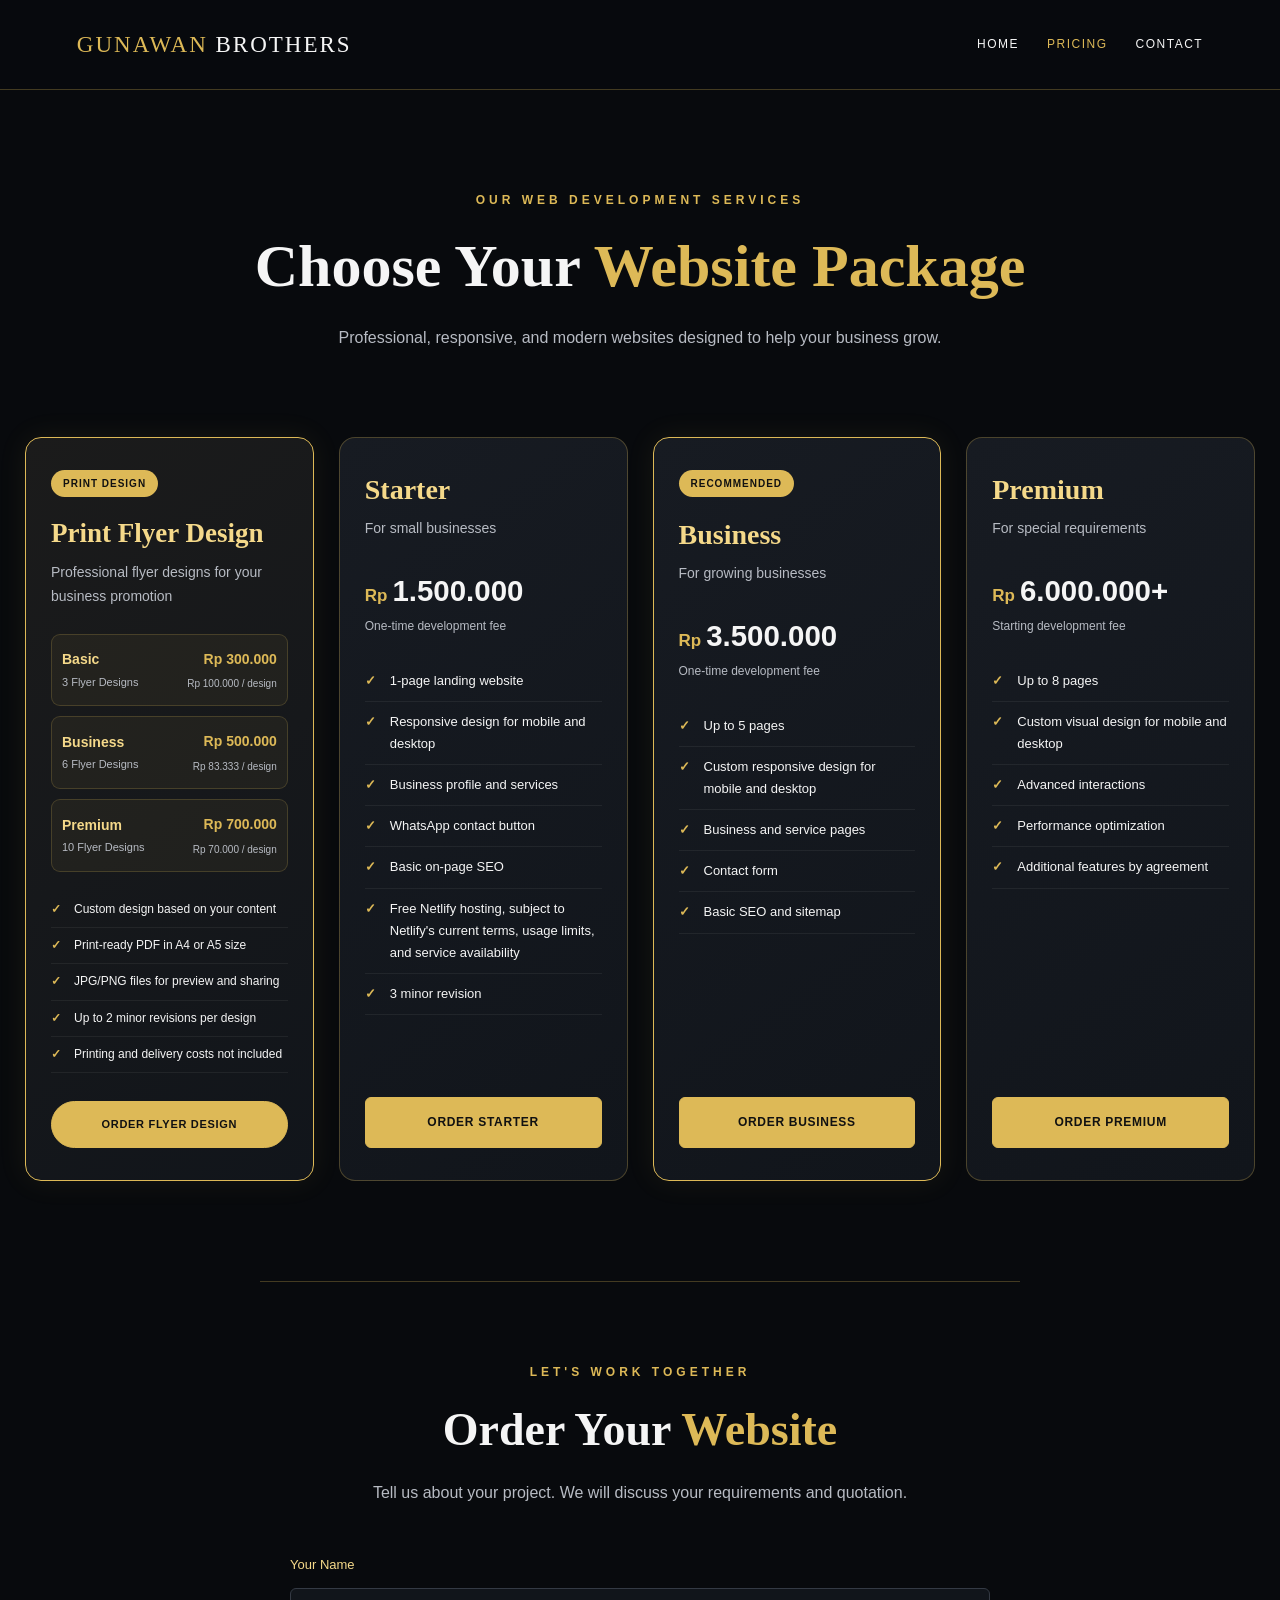
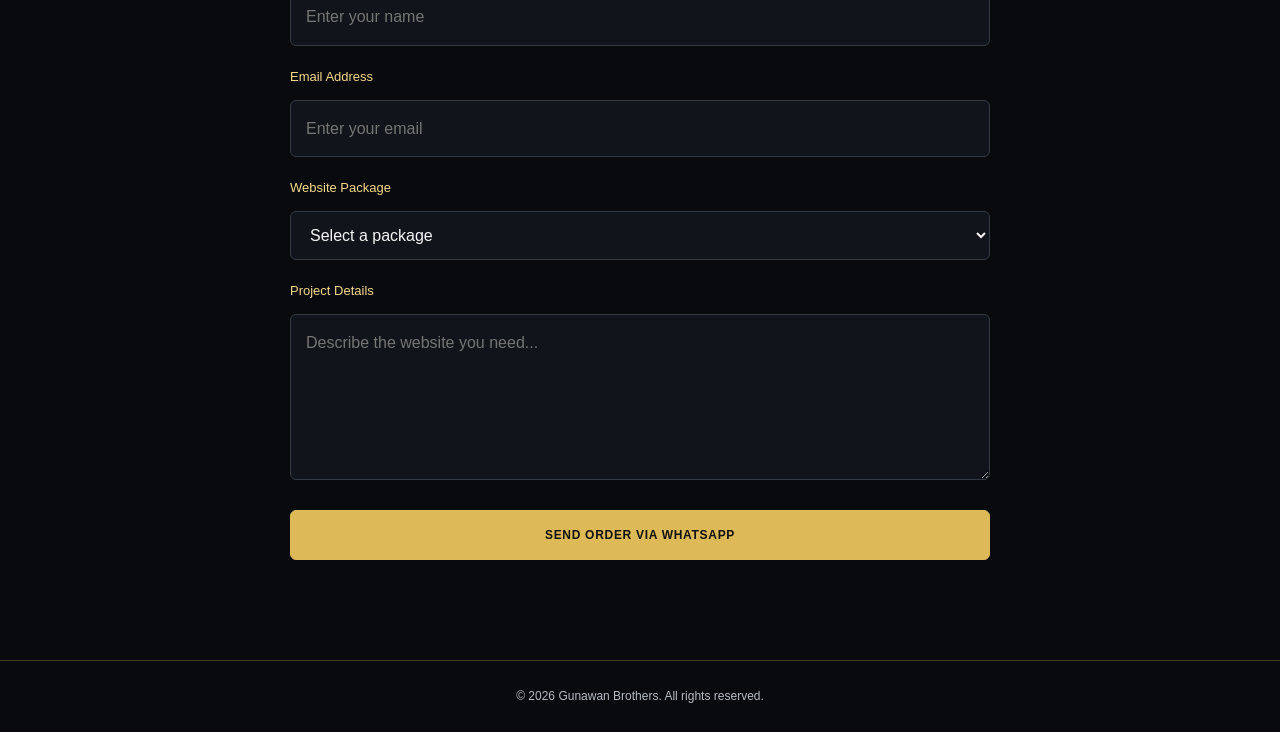
<file: pricing.html>
<!DOCTYPE html>
<html lang="en">


<head>
    <meta charset="UTF-8">
    <meta name="viewport" content="width=device-width, initial-scale=1.0">

    <!-- SEO: Page Title -->
    <title>Website Development Pricing Indonesia | Gunawan Brothers</title>

    <!-- SEO: Meta Description -->
    <meta name="description"
        content="Explore website development packages from Gunawan Brothers. Affordable Starter, Business, and Premium websites with responsive design and WhatsApp ordering.">

    <!-- SEO: Search Engine Indexing -->
    <meta name="robots" content="index, follow">

    <!-- Browser Theme Color -->
    <meta name="theme-color" content="#0F172A">

    <!-- CSS -->
    <link rel="stylesheet" href="css/pricing.css">
</head>



<body>

    <header class="pricing-header">
        <a href="index.html" class="logo">
            GUNAWAN <span>BROTHERS</span>
        </a>

        <nav>
            <a href="index.html">HOME</a>
            <a href="pricing.html" class="active">PRICING</a>
            <a href="index.html#contact">CONTACT</a>
        </nav>
    </header>

    <main>
        <section class="pricing-hero">
            <p class="eyebrow">OUR WEB DEVELOPMENT SERVICES</p>

            <h1>Choose Your <span>Website Package</span></h1>

            <p>
                Professional, responsive, and modern websites
                designed to help your business grow.
            </p>
        </section>

        <section class="pricing-container">


            <article class="pricing-card featured flyer-card">
                <span class="popular">PRINT DESIGN</span>

                <h2>Print Flyer Design</h2>
                <p class="description">
                    Professional flyer designs for your business promotion
                </p>

                <div class="flyer-packages">

                    <div class="flyer-package">
                        <div>
                            <h3>Basic</h3>
                            <p>3 Flyer Designs</p>
                        </div>
                        <div class="flyer-price">
                            <strong>Rp 300.000</strong>
                            <small>Rp 100.000 / design</small>
                        </div>
                    </div>

                    <div class="flyer-package">
                        <div>
                            <h3>Business</h3>
                            <p>6 Flyer Designs</p>
                        </div>
                        <div class="flyer-price">
                            <strong>Rp 500.000</strong>
                            <small>Rp 83.333 / design</small>
                        </div>
                    </div>

                    <div class="flyer-package">
                        <div>
                            <h3>Premium</h3>
                            <p>10 Flyer Designs</p>
                        </div>
                        <div class="flyer-price">
                            <strong>Rp 700.000</strong>
                            <small>Rp 70.000 / design</small>
                        </div>
                    </div>

                </div>

                <ul>
                    <li>Custom design based on your content</li>
                    <li>Print-ready PDF in A4 or A5 size</li>
                    <li>JPG/PNG files for preview and sharing</li>
                    <li>Up to 2 minor revisions per design</li>
                    <li>Printing and delivery costs not included</li>
                </ul>

                <a href="#order" class="order-button"
                data-package="Print Flyer Design">
                    ORDER FLYER DESIGN
                </a>
            </article>



            <article class="pricing-card">

                <h2>Starter</h2>
                <p class="description">For small businesses</p>

                <p class="price">
                    <span>Rp</span>1.500.000
                </p>

                <p class="period">One-time development fee</p>

                <ul>
                    <li>1-page landing website</li>
                    <li>Responsive design for mobile and desktop</li>
                    <li>Business profile and services</li>
                    <li>WhatsApp contact button</li>
                    <li>Basic on-page SEO</li>
                    <li>Free Netlify hosting, subject to Netlify's current
                        terms, usage limits, and service availability</li>
                    <li>3 minor revision</li>
                </ul>

                <a href="#order" class="order-button"
                   data-package="Starter">
                    ORDER STARTER
                </a>
            </article>

            <article class="pricing-card featured">
                <span class="popular">RECOMMENDED</span>

                <h2>Business</h2>
                <p class="description">For growing businesses</p>

                <p class="price">
                    <span>Rp</span>3.500.000
                </p>

                <p class="period">One-time development fee</p>

                <ul>
                    <li>Up to 5 pages</li>
                    <li>Custom responsive design for mobile and desktop</li>
                    <li>Business and service pages</li>
                    <li>Contact form</li>
                    <li>Basic SEO and sitemap</li>
                </ul>

                <a href="#order" class="order-button"
                   data-package="Business">
                    ORDER BUSINESS
                </a>
            </article>

            <article class="pricing-card">
                <h2>Premium</h2>
                <p class="description">For special requirements</p>

                <p class="price">
                    <span>Rp</span>6.000.000+
                </p>

                <p class="period">Starting development fee</p>

                <ul>
                    <li>Up to 8 pages</li>
                    <li>Custom visual design for mobile and desktop</li>
                    <li>Advanced interactions</li>
                    <li>Performance optimization</li>
                    <li>Additional features by agreement</li>
                </ul>

                <a href="#order" class="order-button"
                   data-package="Premium">
                    ORDER PREMIUM
                </a>
            </article>

        </section>

        <section class="order-section" id="order">
            <p class="eyebrow">LET'S WORK TOGETHER</p>
            <h2>Order Your <span>Website</span></h2>

            <p>
                Tell us about your project.
                We will discuss your requirements and quotation.
            </p>

            <form id="orderForm">

                <label for="customerName">Your Name</label>
                <input type="text" id="customerName"
                       placeholder="Enter your name" required>

                <label for="customerEmail">Email Address</label>
                <input type="email" id="customerEmail"
                       placeholder="Enter your email" required>

                <label for="websitePackage">Website Package</label>


                <select id="websitePackage" required>
                    <option value="">Select a package</option>

                    <optgroup label="Print Flyer Design">
                        <option value="Flyer Basic - Rp300.000">
                            Flyer Basic — 3 Designs — Rp300.000
                        </option>
                        <option value="Flyer Business - Rp500.000">
                            Flyer Business — 6 Designs — Rp500.000
                        </option>
                        <option value="Flyer Premium - Rp700.000">
                            Flyer Premium — 10 Designs — Rp700.000
                        </option>
                    </optgroup>

                    <optgroup label="Website Development">
                        <option value="Starter">
                            Starter — Rp1.500.000
                        </option>
                        <option value="Business">
                            Business — Rp3.500.000
                        </option>
                        <option value="Premium">
                            Premium — Rp6.000.000+
                        </option>
                    </optgroup>
                </select>


                <label for="projectDetails">Project Details</label>
                <textarea id="projectDetails" rows="5"
                    placeholder="Describe the website you need..."
                    required></textarea>

                <button type="submit" class="order-button">
                    SEND ORDER VIA WHATSAPP
                </button>

            </form>
        </section>
    </main>

    <footer>
        <p>© 2026 Gunawan Brothers. All rights reserved.</p>
    </footer>

    <script src="js/pricing.js"></script>

</body>
</html>
</file>
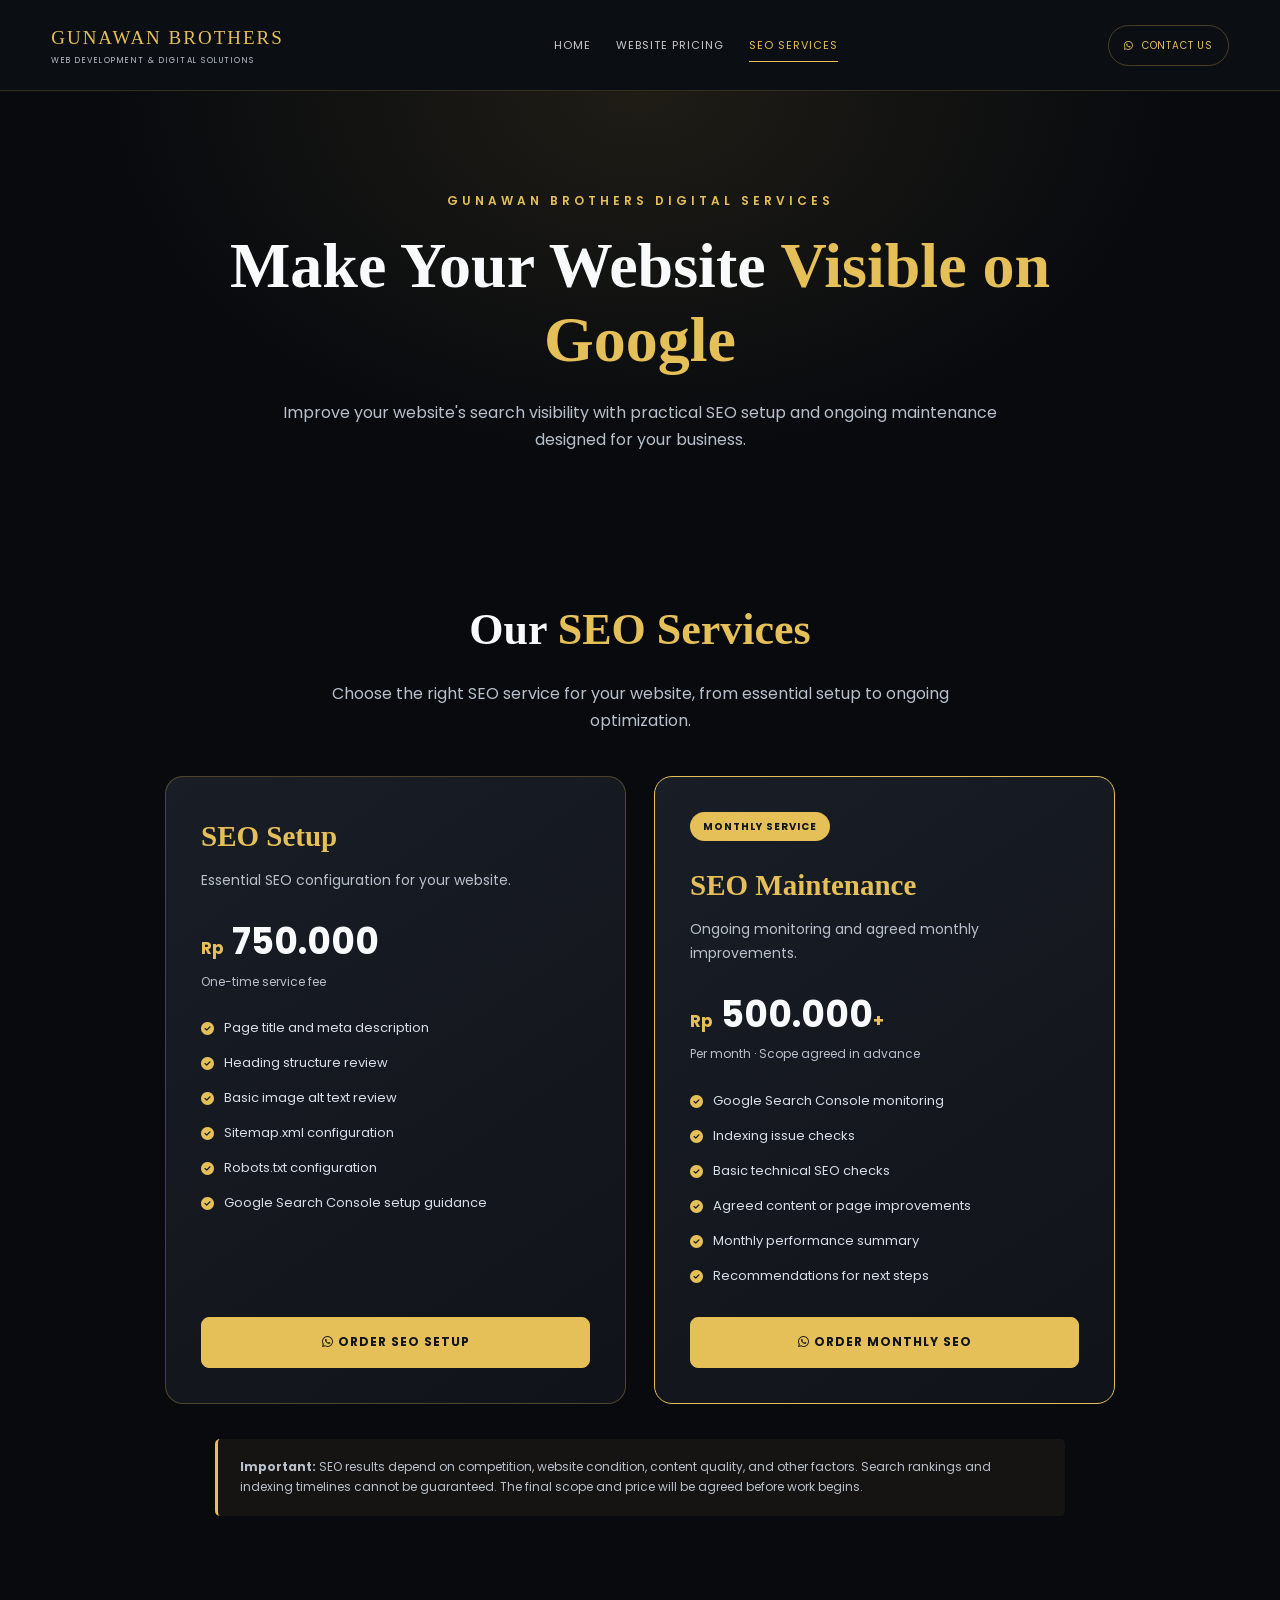
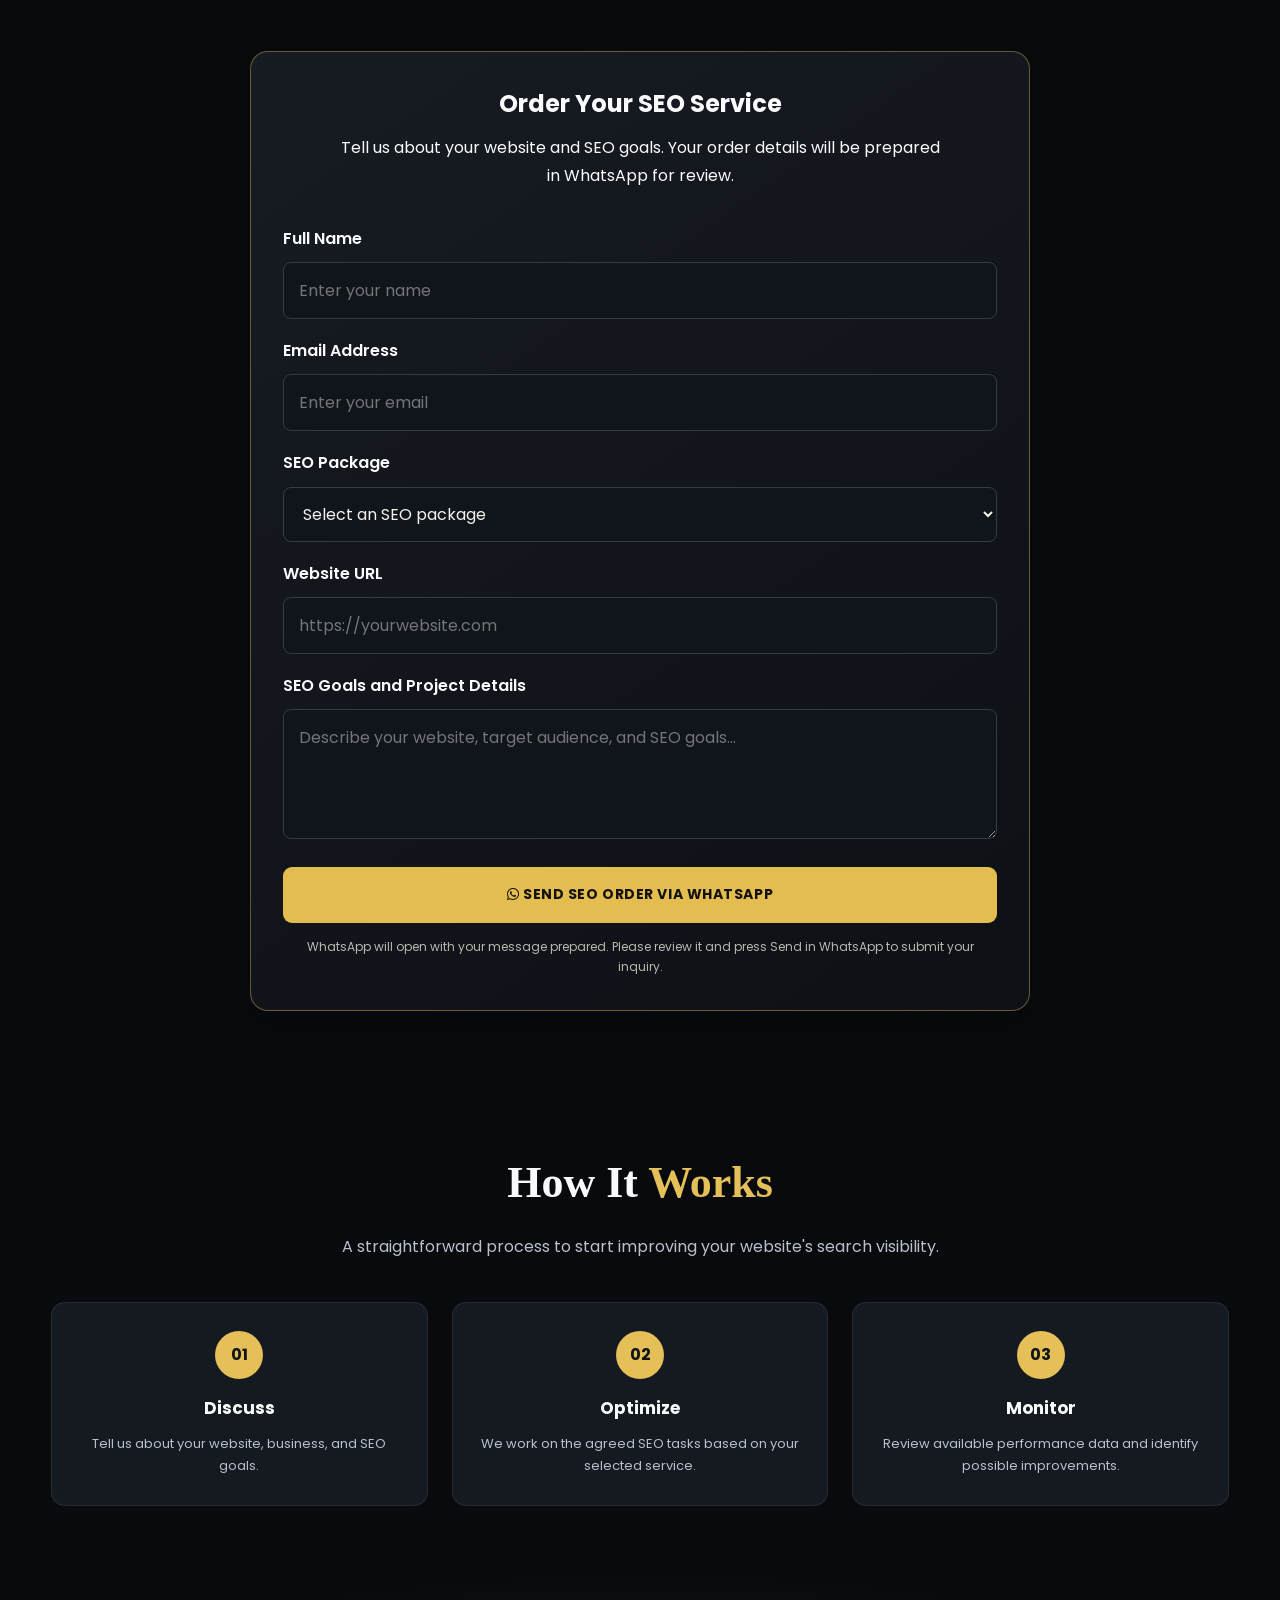
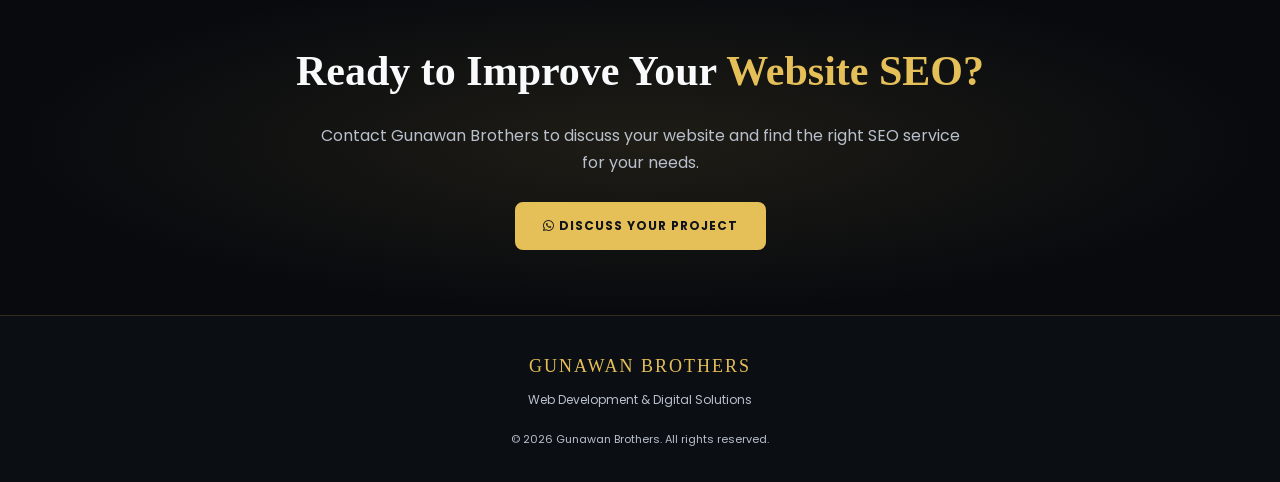
<file: seo.html>
<!DOCTYPE html>
<html lang="en">

<head>
    <meta charset="UTF-8">
    <meta name="viewport" content="width=device-width, initial-scale=1.0">

    <!-- SEO: Page Title -->
    <title>SEO Services & Maintenance | Gunawan Brothers</title>

    <!-- SEO: Meta Description -->
    <meta name="description"
        content="Discover SEO setup and monthly SEO maintenance services from Gunawan Brothers to help improve your website's search visibility.">

    <meta name="robots" content="index, follow">
    <meta name="theme-color" content="#0F172A">

    <!-- Google Fonts -->
    <link rel="preconnect" href="https://fonts.googleapis.com">
    <link rel="preconnect" href="https://fonts.gstatic.com" crossorigin>
    <link href="https://fonts.googleapis.com/css2?family=Poppins:wght@400;500;600;700&display=swap"
        rel="stylesheet">

    <!-- Font Awesome -->
    <link rel="stylesheet"
        href="https://cdnjs.cloudflare.com/ajax/libs/font-awesome/6.5.2/css/all.min.css">

    <!-- SEO CSS -->
    <link rel="stylesheet" href="css/seo.css">

    <style>
        html { scroll-behavior: smooth; }
        .seo-order-section { padding: 70px 0; }
        .seo-order-card {
            max-width: 780px; margin: 0 auto; padding: 32px;
            border: 1px solid rgba(215,174,80,.45); border-radius: 18px;
            background: linear-gradient(145deg, #171b22, #0d1015);
            box-shadow: 0 18px 45px rgba(0,0,0,.22);
        }
        .seo-order-card h2 { text-align:center; margin: 0 0 10px; }
        .seo-order-intro { text-align:center; margin: 0 auto 28px; max-width: 600px; }
        .seo-order-form { display:grid; gap: 10px; }
        .seo-order-form label { margin-top: 8px; font-weight:600; }
        .seo-order-form input, .seo-order-form select, .seo-order-form textarea {
            width:100%; padding:14px 15px; border:1px solid #343b46;
            border-radius:8px; background:#10141b; color:#f5f3ed;
            font:inherit; box-sizing:border-box;
        }
        .seo-order-form textarea { min-height:130px; resize:vertical; }
        .seo-order-form input:focus, .seo-order-form select:focus,
        .seo-order-form textarea:focus { outline:2px solid #d7b46a; outline-offset:1px; }
        .seo-order-form button {
            margin-top:18px; width:100%; border:0; border-radius:9px;
            padding:16px; background:#e4bd50; color:#14120c;
            font:inherit; font-size:14px; font-weight:700; letter-spacing:.04em; cursor:pointer;
        }
        .seo-order-form button:hover { filter:brightness(1.06); }
        .seo-order-note { color:#b8b8ae; font-size:12px; text-align:center; margin:14px 0 0; }
        @media(max-width:600px) { .seo-order-card { padding:22px 16px; } }
    </style>

</head>

<body>

    <!-- SEO NAVBAR -->
    <nav class="seo-navbar">
        <div class="seo-nav-container">

            <a href="index.html" class="seo-brand">
                <span class="seo-brand-name">GUNAWAN BROTHERS</span>
                <span class="seo-brand-tagline">
                    WEB DEVELOPMENT & DIGITAL SOLUTIONS
                </span>
            </a>

            <div class="seo-nav-links">
                <a href="index.html">HOME</a>
                <a href="pricing.html">WEBSITE PRICING</a>
                <a href="seo.html" class="active">SEO SERVICES</a>
            </div>

            <a
                href="https://wa.me/62811378356?text=Hello%20Gunawan%20Brothers%2C%20I%20would%20like%20to%20discuss%20SEO%20services."
                class="seo-nav-cta"
                target="_blank"
                rel="noopener noreferrer">
                <i class="fab fa-whatsapp"></i>
                CONTACT US
            </a>

        </div>
    </nav>




    <!-- HERO SECTION -->
    <header class="seo-hero">
        <div class="container">

            <div class="seo-eyebrow">
                GUNAWAN BROTHERS DIGITAL SERVICES
            </div>

            <h1>
                Make Your Website
                <span>Visible on Google</span>
            </h1>

            <p>
                Improve your website's search visibility with practical
                SEO setup and ongoing maintenance designed for your business.
            </p>

        </div>
    </header>


    <!-- SEO PRICING -->
    <main>

        <section class="seo-section" id="seo-pricing">

            <div class="container">

                <div class="seo-section-header">
                    <h2>Our <span>SEO Services</span></h2>

                    <p>
                        Choose the right SEO service for your website,
                        from essential setup to ongoing optimization.
                    </p>
                </div>


                <div class="seo-pricing-grid">

                    <!-- SEO SETUP -->
                    <article class="seo-card">

                        <h3>SEO Setup</h3>

                        <p class="seo-card-description">
                            Essential SEO configuration for your website.
                        </p>

                        <div class="seo-price">
                            <span>Rp</span> 750.000
                        </div>

                        <div class="seo-price-note">
                            One-time service fee
                        </div>

                        <ul class="seo-features">

                            <li>
                                <i class="fas fa-check-circle"></i>
                                Page title and meta description
                            </li>

                            <li>
                                <i class="fas fa-check-circle"></i>
                                Heading structure review
                            </li>

                            <li>
                                <i class="fas fa-check-circle"></i>
                                Basic image alt text review
                            </li>

                            <li>
                                <i class="fas fa-check-circle"></i>
                                Sitemap.xml configuration
                            </li>

                            <li>
                                <i class="fas fa-check-circle"></i>
                                Robots.txt configuration
                            </li>

                            <li>
                                <i class="fas fa-check-circle"></i>
                                Google Search Console setup guidance
                            </li>

                        </ul>

                        <a href="#seo-order" class="seo-btn" data-seo-package="SEO Setup — Rp750.000">

                            <i class="fab fa-whatsapp"></i>
                            ORDER SEO SETUP

                        </a>

                    </article>


                    <!-- SEO MAINTENANCE -->
                    <article class="seo-card featured">

                        <div class="seo-badge">
                            MONTHLY SERVICE
                        </div>

                        <h3>SEO Maintenance</h3>

                        <p class="seo-card-description">
                            Ongoing monitoring and agreed monthly improvements.
                        </p>

                        <div class="seo-price">
                            <span>Rp</span> 500.000<span>+</span>
                        </div>

                        <div class="seo-price-note">
                            Per month · Scope agreed in advance
                        </div>

                        <ul class="seo-features">

                            <li>
                                <i class="fas fa-check-circle"></i>
                                Google Search Console monitoring
                            </li>

                            <li>
                                <i class="fas fa-check-circle"></i>
                                Indexing issue checks
                            </li>

                            <li>
                                <i class="fas fa-check-circle"></i>
                                Basic technical SEO checks
                            </li>

                            <li>
                                <i class="fas fa-check-circle"></i>
                                Agreed content or page improvements
                            </li>

                            <li>
                                <i class="fas fa-check-circle"></i>
                                Monthly performance summary
                            </li>

                            <li>
                                <i class="fas fa-check-circle"></i>
                                Recommendations for next steps
                            </li>

                        </ul>

                        <a href="#seo-order" class="seo-btn" data-seo-package="Monthly SEO Maintenance — from Rp500.000/month">

                            <i class="fab fa-whatsapp"></i>
                            ORDER MONTHLY SEO

                        </a>

                    </article>

                </div>


                <!-- SEO NOTE -->
                <div class="seo-note">

                    <strong>Important:</strong>
                    SEO results depend on competition, website condition,
                    content quality, and other factors. Search rankings
                    and indexing timelines cannot be guaranteed.
                    The final scope and price will be agreed before work begins.

                </div>

            </div>

        </section>



        <!-- SEO ORDER FORM -->
        <section class="seo-order-section" id="seo-order">
            <div class="container">
                <div class="seo-order-card">
                    <h2>Order Your <span>SEO Service</span></h2>
                    <p class="seo-order-intro">
                        Tell us about your website and SEO goals. Your order details will be prepared in WhatsApp for review.
                    </p>

                    <form class="seo-order-form" id="seoOrderForm">
                        <label for="seoCustomerName">Full Name</label>
                        <input type="text" id="seoCustomerName" name="name"
                               placeholder="Enter your name" autocomplete="name" required>

                        <label for="seoCustomerEmail">Email Address</label>
                        <input type="email" id="seoCustomerEmail" name="email"
                               placeholder="Enter your email" autocomplete="email" required>

                        <label for="seoPackage">SEO Package</label>
                        <select id="seoPackage" name="package" required>
                            <option value="">Select an SEO package</option>
                            <option value="SEO Setup — Rp750.000">SEO Setup — Rp750.000 (one-time)</option>
                            <option value="Monthly SEO Maintenance — from Rp500.000/month">Monthly SEO Maintenance — from Rp500.000/month</option>
                        </select>

                        <label for="seoWebsiteUrl">Website URL</label>
                        <input type="url" id="seoWebsiteUrl" name="website"
                               placeholder="https://yourwebsite.com">

                        <label for="seoProjectDetails">SEO Goals and Project Details</label>
                        <textarea id="seoProjectDetails" name="details"
                                  placeholder="Describe your website, target audience, and SEO goals..." required></textarea>

                        <button type="submit" class="seo-btn">
                            <i class="fab fa-whatsapp"></i> SEND SEO ORDER VIA WHATSAPP
                        </button>
                    </form>
                    <p class="seo-order-note">
                        WhatsApp will open with your message prepared. Please review it and press Send in WhatsApp to submit your inquiry.
                    </p>
                </div>
            </div>
        </section>

        <!-- HOW IT WORKS -->
        <section class="seo-section">

            <div class="container">

                <div class="seo-section-header">

                    <h2>How It <span>Works</span></h2>

                    <p>
                        A straightforward process to start improving
                        your website's search visibility.
                    </p>

                </div>


                <div class="seo-process-grid">

                    <article class="seo-process-item">

                        <div class="seo-process-number">01</div>

                        <h3>Discuss</h3>

                        <p>
                            Tell us about your website, business,
                            and SEO goals.
                        </p>

                    </article>


                    <article class="seo-process-item">

                        <div class="seo-process-number">02</div>

                        <h3>Optimize</h3>

                        <p>
                            We work on the agreed SEO tasks
                            based on your selected service.
                        </p>

                    </article>


                    <article class="seo-process-item">

                        <div class="seo-process-number">03</div>

                        <h3>Monitor</h3>

                        <p>
                            Review available performance data
                            and identify possible improvements.
                        </p>

                    </article>

                </div>

            </div>

        </section>


        <!-- CALL TO ACTION -->
        <section class="seo-cta">

            <div class="container">

                <h2>
                    Ready to Improve Your
                    <span>Website SEO?</span>
                </h2>

                <p>
                    Contact Gunawan Brothers to discuss your website
                    and find the right SEO service for your needs.
                </p>

                <a href="https://wa.me/62811378356?text=Hello%20Gunawan%20Brothers%2C%20I%20would%20like%20to%20discuss%20SEO%20services."
                    class="seo-btn"
                    target="_blank"
                    rel="noopener noreferrer">

                    <i class="fab fa-whatsapp"></i>
                    DISCUSS YOUR PROJECT

                </a>

            </div>

        </section>

    </main>



    <!-- FOOTER -->
    <footer class="seo-footer">
        <div class="container">
            <a href="index.html" class="seo-footer-brand">
                GUNAWAN BROTHERS
            </a>

            <p>
                Web Development & Digital Solutions
            </p>

            <p class="seo-footer-copy">
                &copy; <span id="currentYear">2026</span>
                Gunawan Brothers. All rights reserved.
            </p>
        </div>
    </footer>



    <script>
        const seoPackageSelect = document.getElementById("seoPackage");
        document.querySelectorAll("[data-seo-package]").forEach((button) => {
            button.addEventListener("click", () => {
                seoPackageSelect.value = button.dataset.seoPackage;
            });
        });

        document.getElementById("seoOrderForm").addEventListener("submit", (event) => {
            event.preventDefault();

            const name = document.getElementById("seoCustomerName").value.trim();
            const email = document.getElementById("seoCustomerEmail").value.trim();
            const selectedPackage = seoPackageSelect.value;
            const website = document.getElementById("seoWebsiteUrl").value.trim();
            const details = document.getElementById("seoProjectDetails").value.trim();

            const message = [
                "Hello Gunawan Brothers!",
                "",
                "I would like to order an SEO service.",
                "",
                `Name: ${name}`,
                `Email: ${email}`,
                `SEO Package: ${selectedPackage}`,
                `Website URL: ${website || "Not provided"}`,
                `SEO Goals and Project Details: ${details}`,
                "",
                "Please contact me to discuss the project. Thank you."
            ].join("\\n");

            const whatsappURL = "https://wa.me/62811378356?text=" + encodeURIComponent(message);
            window.open(whatsappURL, "_blank", "noopener,noreferrer");
        });
    </script>

</body>

</html>
</file>
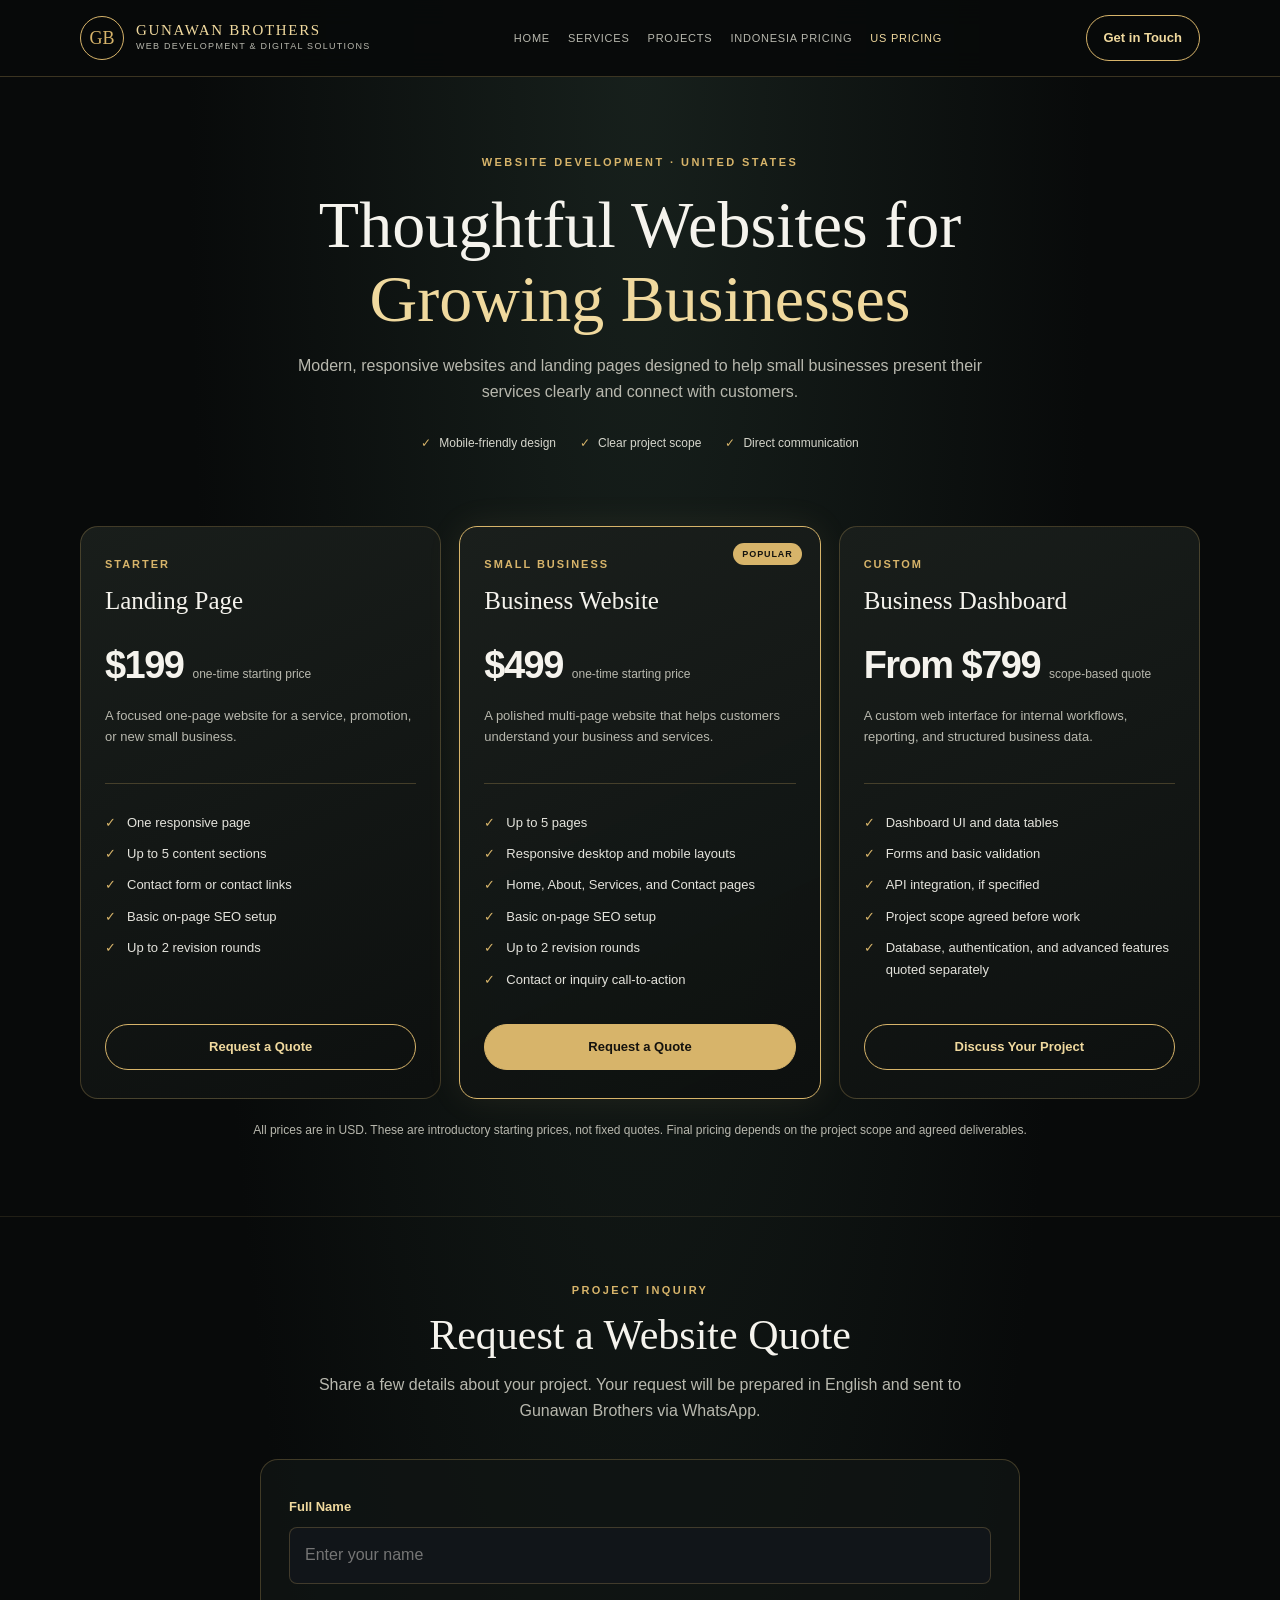
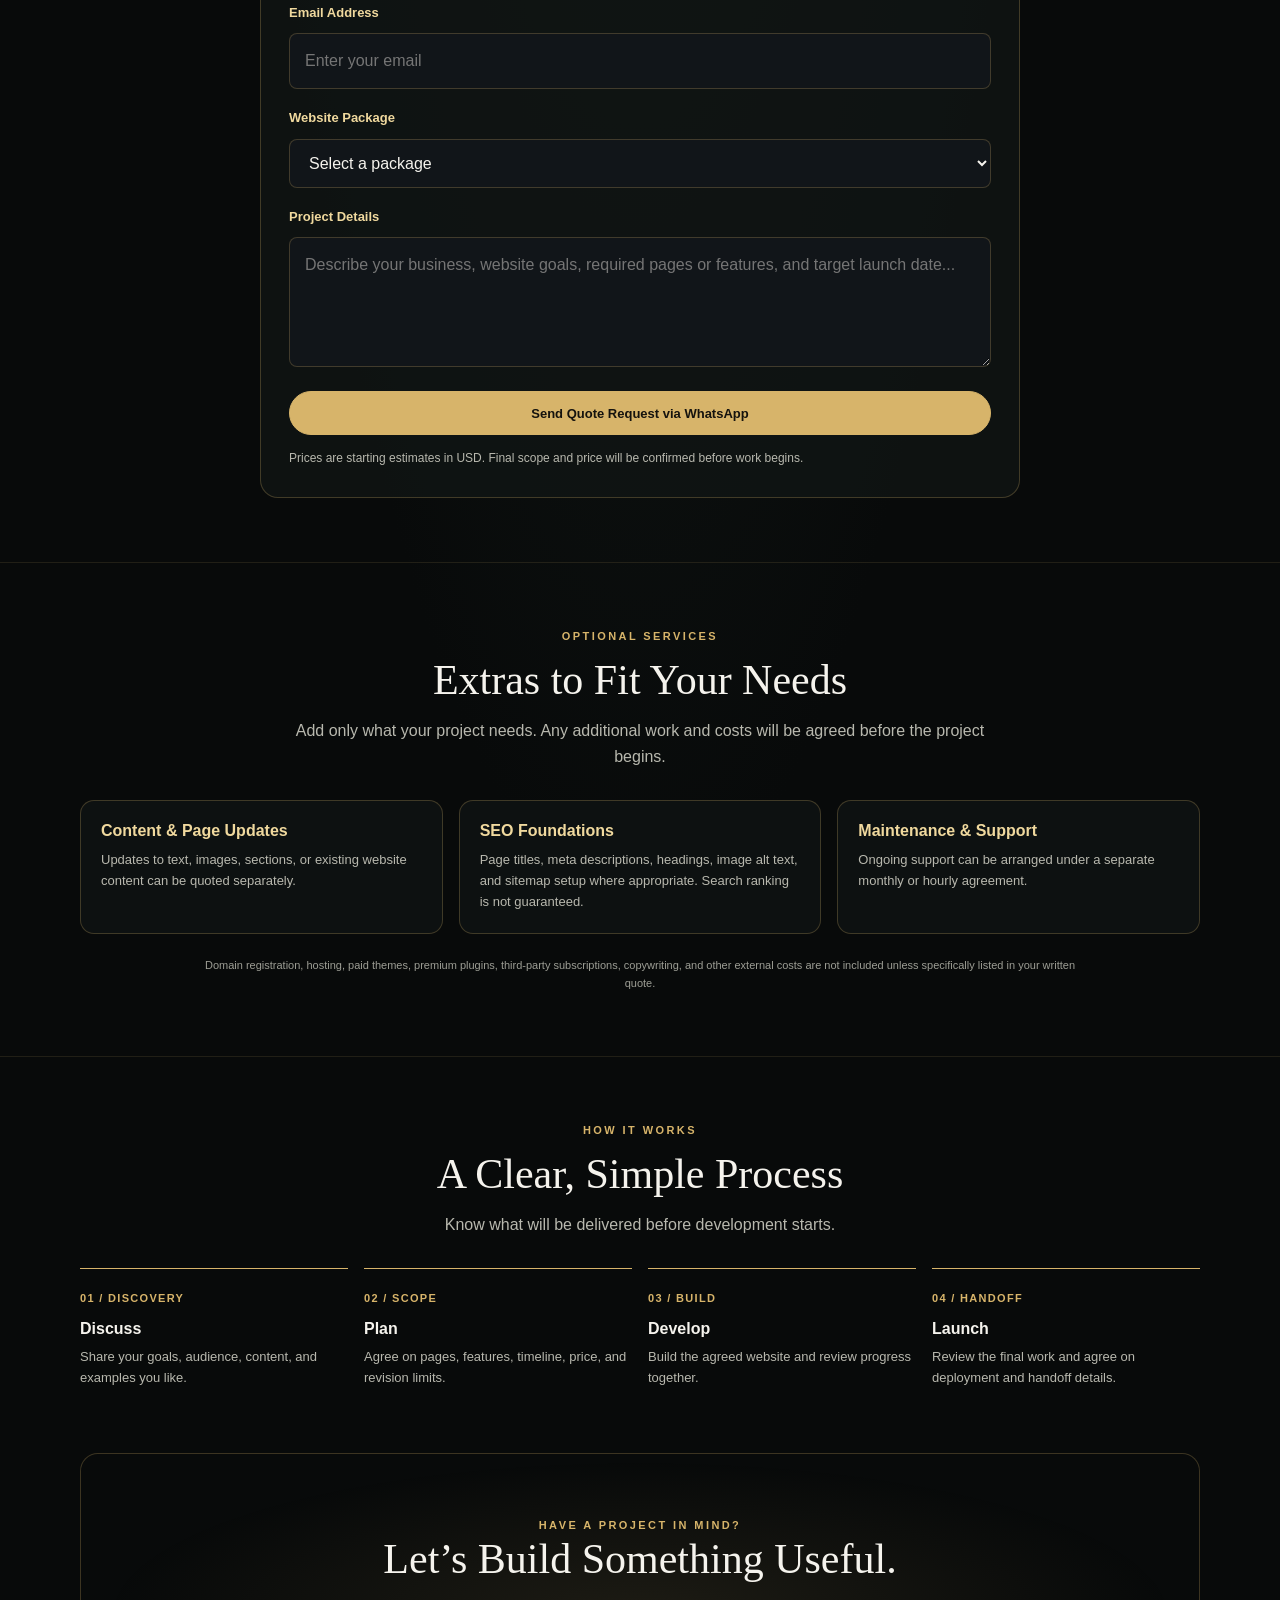
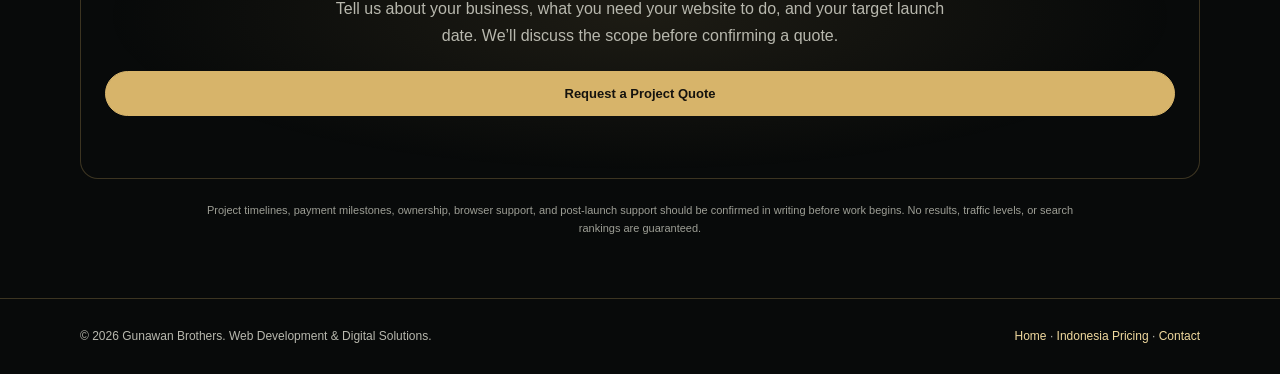
<file: us-pricing.html>
<!DOCTYPE html>
<html lang="en">
<head>
<meta charset="UTF-8"><meta name="viewport" content="width=device-width, initial-scale=1.0">
<title>US Website Development Pricing | Gunawan Brothers</title>
<meta name="description" content="Explore website design and development packages for US small businesses. Responsive landing pages, business websites, and custom dashboards by Gunawan Brothers.">
<meta name="robots" content="index,follow"><meta name="theme-color" content="#080a0a">
<link rel="canonical" href="https://davidabigunawan2026.github.io/Gunawan_Brothers/us-pricing.html">

<style>
:root{--bg:#080a0a;--panel:#111514;--gold:#d7b46a;--gold2:#f0d99e;--text:#f5f3ed;--muted:#b8b8ae;--line:rgba(215,180,106,.25);--max:1120px}*{box-sizing:border-box}html{scroll-behavior:smooth}body{margin:0;background:radial-gradient(ellipse at top,#17201c 0%,var(--bg) 50%);color:var(--text);font-family:Inter,"Segoe UI",Arial,sans-serif;line-height:1.65}a{color:inherit}.wrap{width:min(var(--max),calc(100% - 40px));margin:auto}header{border-bottom:1px solid var(--line);background:rgba(8,10,10,.94);position:sticky;top:0;z-index:10;backdrop-filter:blur(14px)}.nav{min-height:76px;display:flex;align-items:center;justify-content:space-between;gap:20px}.brand{text-decoration:none;display:flex;align-items:center;gap:12px}.mark{width:44px;height:44px;display:grid;place-items:center;border:1px solid var(--gold);border-radius:50%;color:var(--gold);font:18px Georgia,serif}.brand strong{display:block;color:var(--gold2);letter-spacing:.11em;font:15px Georgia,serif}.brand small{display:block;color:var(--muted);font-size:9px;letter-spacing:.14em}nav{display:flex;align-items:center;gap:18px;flex-wrap:wrap}nav a{font-size:11px;letter-spacing:.07em;text-transform:uppercase;text-decoration:none;color:var(--muted)}nav a:hover,nav a[aria-current=page]{color:var(--gold2)}.nav-cta,.button{display:inline-flex;align-items:center;justify-content:center;padding:11px 17px;border:1px solid var(--gold);border-radius:999px;color:var(--gold2);text-decoration:none;font-size:13px;font-weight:650;transition:.2s}.nav-cta:hover,.button:hover{background:rgba(215,180,106,.12);transform:translateY(-1px)}.hero{padding:76px 0 46px;text-align:center}.eyebrow{color:var(--gold);font-size:11px;font-weight:700;letter-spacing:.22em;text-transform:uppercase}h1,h2,h3{line-height:1.2}h1{font:500 clamp(38px,6vw,66px)/1.12 Georgia,serif;max-width:850px;margin:17px auto}.gold{color:var(--gold2)}.intro{max-width:690px;margin:auto;color:var(--muted);font-size:16px}.trust{display:flex;flex-wrap:wrap;justify-content:center;gap:10px 24px;margin-top:28px;color:#d6d6cc;font-size:12px}.trust span:before{content:"✓";color:var(--gold);margin-right:8px}.pricing{padding:26px 0 76px}.cards{display:grid;grid-template-columns:repeat(3,minmax(0,1fr));gap:18px;align-items:stretch}.card{position:relative;display:flex;flex-direction:column;padding:28px 24px;border:1px solid var(--line);border-radius:18px;background:linear-gradient(155deg,rgba(26,31,28,.96),rgba(13,16,15,.98))}.card.featured{border-color:var(--gold);box-shadow:0 0 35px rgba(215,180,106,.09)}.popular{position:absolute;right:18px;top:16px;color:#14130e;background:var(--gold);border-radius:999px;padding:4px 9px;font-size:9px;font-weight:800;letter-spacing:.1em}.tier{color:var(--gold);font-size:11px;font-weight:750;letter-spacing:.18em;text-transform:uppercase}.card h2{font:500 25px/1.25 Georgia,serif;margin:12px 0 4px}.price{font-size:38px;font-weight:750;letter-spacing:-.04em;margin:14px 0 0}.price small{color:var(--muted);font-size:12px;font-weight:400;letter-spacing:0}.summary{color:var(--muted);font-size:13px;min-height:60px;margin:8px 0 18px}.rule{border:0;border-top:1px solid var(--line);width:100%;margin:0 0 18px}ul{list-style:none;padding:0;margin:0 0 24px}li{color:#e4e3dc;font-size:13px;margin:10px 0;padding-left:22px;position:relative}li:before{content:"✓";position:absolute;left:0;color:var(--gold)}.button{margin-top:auto;width:100%;min-height:44px}.button.primary{background:var(--gold);color:#15130e}.button.primary:hover{background:var(--gold2)}.note{max-width:850px;margin:22px auto 0;text-align:center;color:var(--muted);font-size:12px}.section{padding:64px 0;border-top:1px solid rgba(215,180,106,.12)}.section h2{font:500 clamp(28px,4vw,42px)/1.2 Georgia,serif;text-align:center;margin:10px 0 12px}.section-lead{text-align:center;color:var(--muted);max-width:690px;margin:0 auto 30px}.extras{display:grid;grid-template-columns:repeat(3,minmax(0,1fr));gap:16px}.extra{padding:20px;border:1px solid var(--line);border-radius:14px;background:rgba(17,21,20,.7)}.extra h3{color:var(--gold2);font-size:16px;margin:0 0 8px}.extra p{color:var(--muted);font-size:13px;margin:0}.process{display:grid;grid-template-columns:repeat(4,minmax(0,1fr));gap:16px}.step{border-top:1px solid var(--gold);padding-top:15px}.step b{color:var(--gold);font-size:11px;letter-spacing:.12em}.step h3{margin:8px 0;font-size:16px}.step p{margin:0;color:var(--muted);font-size:13px}.cta{text-align:center;padding:62px 24px;border:1px solid var(--line);border-radius:18px;background:radial-gradient(ellipse at center,rgba(215,180,106,.10),transparent 68%)}.cta h2{font:500 clamp(28px,4vw,42px)/1.2 Georgia,serif;margin:0 0 12px}.cta p{color:var(--muted);max-width:620px;margin:0 auto 22px}.disclaimer{color:#9d9e95;font-size:11px;max-width:900px;margin:22px auto 0;text-align:center}footer{margin-top:60px;padding:28px 0;border-top:1px solid var(--line);color:var(--muted);font-size:12px}.footer-inner{display:flex;align-items:center;justify-content:space-between;gap:18px;flex-wrap:wrap}footer a{color:var(--gold2);text-decoration:none}
.quote-form-wrap{max-width:760px;margin:34px auto 0;padding:28px;border:1px solid var(--line);border-radius:18px;background:rgba(17,21,20,.82)}
.quote-form{display:grid;gap:10px}
.quote-form label{margin-top:8px;color:var(--gold2);font-size:13px;font-weight:600}
.quote-form input,.quote-form select,.quote-form textarea{width:100%;padding:14px 15px;border:1px solid rgba(215,180,106,.24);border-radius:8px;background:#111519;color:var(--text);font:inherit}
.quote-form input:focus,.quote-form select:focus,.quote-form textarea:focus{outline:2px solid var(--gold);outline-offset:1px}
.quote-form textarea{min-height:130px;resize:vertical}
.quote-form .button{cursor:pointer;font-family:inherit;margin-top:14px}
.form-note{font-size:12px;color:var(--muted);margin:4px 0 0}
#quote-form{scroll-margin-top:100px}
@media(max-width:850px){.cards{grid-template-columns:1fr;max-width:560px;margin:auto}.summary{min-height:auto}.extras{grid-template-columns:1fr}.process{grid-template-columns:repeat(2,minmax(0,1fr))}nav{gap:12px;justify-content:flex-end}nav a{font-size:10px}}@media(max-width:560px){.wrap{width:min(calc(100% - 28px),var(--max))}.nav{align-items:flex-start;padding:14px 0;flex-direction:column}nav{justify-content:flex-start}.nav-cta{display:none}.hero{padding:52px 0 28px}.intro{font-size:14px}.trust{gap:8px 14px}.card{padding:24px 20px}.process{grid-template-columns:1fr}.footer-inner{align-items:flex-start;flex-direction:column}}@media(prefers-reduced-motion:reduce){html{scroll-behavior:auto}*,*:before,*:after{transition:none!important}}
</style></head>

<body>
<header><div class="wrap nav"><a class="brand" href="index.html" aria-label="Gunawan Brothers home"><span class="mark">GB</span><span><strong>GUNAWAN BROTHERS</strong><small>WEB DEVELOPMENT &amp; DIGITAL SOLUTIONS</small></span></a><nav aria-label="Main navigation"><a href="index.html">Home</a><a href="index.html#services">Services</a><a href="index.html#projects">Projects</a><a href="pricing.html">Indonesia Pricing</a><a href="us-pricing.html" aria-current="page">US Pricing</a></nav><a class="nav-cta" href="index.html#contact">Get in Touch</a></div></header>
<main><section class="hero wrap"><div class="eyebrow">Website Development · United States</div><h1>Thoughtful Websites for <span class="gold">Growing Businesses</span></h1><p class="intro">Modern, responsive websites and landing pages designed to help small businesses present their services clearly and connect with customers.</p><div class="trust"><span>Mobile-friendly design</span><span>Clear project scope</span><span>Direct communication</span></div></section>
<section class="pricing wrap" aria-label="Website development packages"><div class="cards">
<article class="card"><div class="tier">Starter</div><h2>Landing Page</h2><div class="price">$199 <small>one-time starting price</small></div><p class="summary">A focused one-page website for a service, promotion, or new small business.</p><hr class="rule"><ul><li>One responsive page</li><li>Up to 5 content sections</li><li>Contact form or contact links</li><li>Basic on-page SEO setup</li><li>Up to 2 revision rounds</li></ul><a class="button quote-trigger" href="#quote-form" data-package="landing">Request a Quote</a></article>
<article class="card featured"><span class="popular">POPULAR</span><div class="tier">Small Business</div><h2>Business Website</h2><div class="price">$499 <small>one-time starting price</small></div><p class="summary">A polished multi-page website that helps customers understand your business and services.</p><hr class="rule"><ul><li>Up to 5 pages</li><li>Responsive desktop and mobile layouts</li><li>Home, About, Services, and Contact pages</li><li>Basic on-page SEO setup</li><li>Up to 2 revision rounds</li><li>Contact or inquiry call-to-action</li></ul><a class="button primary quote-trigger" href="#quote-form" data-package="business">Request a Quote</a></article>
<article class="card"><div class="tier">Custom</div><h2>Business Dashboard</h2><div class="price">From $799 <small>scope-based quote</small></div><p class="summary">A custom web interface for internal workflows, reporting, and structured business data.</p><hr class="rule"><ul><li>Dashboard UI and data tables</li><li>Forms and basic validation</li><li>API integration, if specified</li><li>Project scope agreed before work</li><li>Database, authentication, and advanced features quoted separately</li></ul><a class="button quote-trigger" href="#quote-form" data-package="dashboard">Discuss Your Project</a></article></div><p class="note">All prices are in USD. These are introductory starting prices, not fixed quotes. Final pricing depends on the project scope and agreed deliverables.</p></section>
<section class="section" id="quote-form">
  <div class="wrap">
    <div class="eyebrow" style="text-align:center">Project Inquiry</div>
    <h2>Request a Website Quote</h2>
    <p class="section-lead">Share a few details about your project. Your request will be prepared in English and sent to Gunawan Brothers via WhatsApp.</p>
    <div class="quote-form-wrap">
      <form class="quote-form" id="usQuoteForm">
        <label for="usCustomerName">Full Name</label>
        <input id="usCustomerName" name="name" type="text" autocomplete="name" placeholder="Enter your name" required>
        <label for="usCustomerEmail">Email Address</label>
        <input id="usCustomerEmail" name="email" type="email" autocomplete="email" placeholder="Enter your email" required>
        <label for="usPackage">Website Package</label>
        <select id="usPackage" name="package" required>
          <option value="">Select a package</option>
          <option value="Landing Page — $199">Landing Page — $199</option>
          <option value="Business Website — $499">Business Website — $499</option>
          <option value="Business Dashboard — from $799">Business Dashboard — from $799</option>
        </select>
        <label for="usProjectDetails">Project Details</label>
        <textarea id="usProjectDetails" name="details" placeholder="Describe your business, website goals, required pages or features, and target launch date..." required></textarea>
        <button class="button primary" type="submit">Send Quote Request via WhatsApp</button>
        <p class="form-note">Prices are starting estimates in USD. Final scope and price will be confirmed before work begins.</p>
      </form>
    </div>
  </div>

</section>
<section class="section"><div class="wrap"><div class="eyebrow" style="text-align:center">Optional Services</div><h2>Extras to Fit Your Needs</h2><p class="section-lead">Add only what your project needs. Any additional work and costs will be agreed before the project begins.</p><div class="extras"><article class="extra"><h3>Content &amp; Page Updates</h3><p>Updates to text, images, sections, or existing website content can be quoted separately.</p></article><article class="extra"><h3>SEO Foundations</h3><p>Page titles, meta descriptions, headings, image alt text, and sitemap setup where appropriate. Search ranking is not guaranteed.</p></article><article class="extra"><h3>Maintenance &amp; Support</h3><p>Ongoing support can be arranged under a separate monthly or hourly agreement.</p></article></div><p class="disclaimer">Domain registration, hosting, paid themes, premium plugins, third-party subscriptions, copywriting, and other external costs are not included unless specifically listed in your written quote.</p></div></section>
<section class="section"><div class="wrap"><div class="eyebrow" style="text-align:center">How It Works</div><h2>A Clear, Simple Process</h2><p class="section-lead">Know what will be delivered before development starts.</p><div class="process"><div class="step"><b>01 / DISCOVERY</b><h3>Discuss</h3><p>Share your goals, audience, content, and examples you like.</p></div><div class="step"><b>02 / SCOPE</b><h3>Plan</h3><p>Agree on pages, features, timeline, price, and revision limits.</p></div><div class="step"><b>03 / BUILD</b><h3>Develop</h3><p>Build the agreed website and review progress together.</p></div><div class="step"><b>04 / HANDOFF</b><h3>Launch</h3><p>Review the final work and agree on deployment and handoff details.</p></div></div></div></section>
<section class="wrap"><div class="cta"><div class="eyebrow">Have a Project in Mind?</div><h2>Let’s Build Something Useful.</h2><p>Tell us about your business, what you need your website to do, and your target launch date. We’ll discuss the scope before confirming a quote.</p><a class="button primary" href="index.html#contact">Request a Project Quote</a></div><p class="disclaimer">Project timelines, payment milestones, ownership, browser support, and post-launch support should be confirmed in writing before work begins. No results, traffic levels, or search rankings are guaranteed.</p></section></main>
<footer><div class="wrap footer-inner"><div>© 2026 Gunawan Brothers. Web Development &amp; Digital Solutions.</div><div><a href="index.html">Home</a> · <a href="pricing.html">Indonesia Pricing</a> · <a href="index.html#contact">Contact</a></div></div></footer>

<script>
  // Use the same WhatsApp business number currently configured in pricing.js.
  // Format: country code + number, without +, spaces, or dashes.
  const US_WHATSAPP_NUMBER = "62811378356";
  const usQuoteForm = document.getElementById("usQuoteForm");
  const usPackageSelect = document.getElementById("usPackage");

  document.querySelectorAll(".quote-trigger").forEach((button) => {
    button.addEventListener("click", () => {
      usPackageSelect.value = button.dataset.package === "landing"
        ? "Landing Page — $199"
        : button.dataset.package === "business"
          ? "Business Website — $499"
          : "Business Dashboard — from $799";
    });
  });

  usQuoteForm.addEventListener("submit", (event) => {
    event.preventDefault();
    if (!US_WHATSAPP_NUMBER) {
      alert("The business WhatsApp number has not been configured yet.");
      return;
    }

    const name = document.getElementById("usCustomerName").value.trim();
    const email = document.getElementById("usCustomerEmail").value.trim();
    const selectedPackage = usPackageSelect.value;
    const details = document.getElementById("usProjectDetails").value.trim();
    const message = [
      "Hello Gunawan Brothers!",
      "",
      "I would like to request a website project quote.",
      "",
      `Name: ${name}`,
      `Email: ${email}`,
      `Package: ${selectedPackage}`,
      `Project Details: ${details}`,
      "",
      "Please contact me to discuss the project. Thank you."
    ].join("\n");

    const whatsappURL = `https://wa.me/${US_WHATSAPP_NUMBER}?text=${encodeURIComponent(message)}`;
    window.open(whatsappURL, "_blank", "noopener,noreferrer");
  });
</script>

</body></html>
</file>
<file: css/pricing.css>
/* ========================================
   GUNAWAN BROTHERS - PRICING PAGE
   Theme: Black & Gold
======================================== */

:root {
    --gold: #DDB957;
    --gold-light: #F5D98A;
    --dark: #080A0D;
    --dark-card: #11151B;
    --text: #F5F5F5;
    --muted: #B7BBC3;
    --border: rgba(221, 185, 87, 0.28);
}

* {
    margin: 0;
    padding: 0;
    box-sizing: border-box;
}

html {
    scroll-behavior: smooth;
}

body {
    font-family: "Poppins", Arial, sans-serif;
    background: var(--dark);
    color: var(--text);
    line-height: 1.7;
}

a {
    color: inherit;
    text-decoration: none;
}

button,
input,
select,
textarea {
    font: inherit;
}

/* ========================================
   HEADER
======================================== */

.pricing-header {
    width: 100%;
    min-height: 90px;
    padding: 20px 6%;
    display: flex;
    justify-content: space-between;
    align-items: center;
    gap: 25px;
    border-bottom: 1px solid var(--border);
    background: rgba(8, 10, 13, 0.96);
}

.logo {
    font-family: Georgia, serif;
    font-size: 23px;
    letter-spacing: 2px;
    color: var(--gold);
    white-space: nowrap;
}

.logo span {
    color: var(--text);
}

.pricing-header nav {
    display: flex;
    align-items: center;
    flex-wrap: wrap;
    gap: 28px;
}

.pricing-header nav a {
    font-size: 12px;
    letter-spacing: 1.5px;
    transition: color 0.3s;
}

.pricing-header nav a:hover,
.pricing-header nav a.active {
    color: var(--gold);
}

/* ========================================
   HERO
======================================== */

.pricing-hero {
    padding: 100px 20px 65px;
    text-align: center;
    max-width: 1000px;
    margin: auto;
}

.eyebrow {
    color: var(--gold);
    font-size: 12px;
    font-weight: 600;
    letter-spacing: 4px;
    margin-bottom: 20px;
}

.pricing-hero h1,
.order-section h2 {
    font-family: Georgia, "Times New Roman", serif;
    font-size: clamp(36px, 5vw, 60px);
    line-height: 1.2;
    margin-bottom: 22px;
}

.pricing-hero h1 span,
.order-section h2 span {
    color: var(--gold);
}

.pricing-hero > p:last-child,
.order-section > p:not(.eyebrow) {
    max-width: 650px;
    margin: 0 auto;
    color: var(--muted);
}

/* ========================================
   PRICING GRID
======================================== */

.pricing-container {
    max-width: 1600px;
    margin: 0 auto;
    padding: 20px 25px 100px;
    display: grid;
    grid-template-columns: repeat(4, minmax(0, 1fr));
    gap: 25px;
    align-items: stretch;
}

/* ========================================
   GENERAL PRICING CARD
======================================== */

.pricing-card {
    position: relative;
    display: flex;
    flex-direction: column;
    min-width: 0;
    padding: 32px 25px;
    background: linear-gradient(
        145deg,
        #171B22,
        var(--dark-card)
    );
    border: 1px solid var(--border);
    border-radius: 16px;
    transition:
        transform 0.3s ease,
        border-color 0.3s ease,
        box-shadow 0.3s ease;
}

.pricing-card:hover {
    transform: translateY(-5px);
    border-color: var(--gold);
    box-shadow: 0 15px 40px rgba(0, 0, 0, 0.3);
}

.pricing-card.featured {
    border-color: var(--gold);
    box-shadow: 0 0 30px rgba(221, 185, 87, 0.08);
}

.popular {
    align-self: flex-start;
    background: var(--gold);
    color: #111;
    padding: 5px 12px;
    border-radius: 30px;
    font-size: 10px;
    font-weight: 700;
    letter-spacing: 1px;
    margin-bottom: 18px;
}

.pricing-card h2 {
    font-family: Georgia, serif;
    font-size: 28px;
    line-height: 1.4;
    color: var(--gold-light);
    margin-bottom: 8px;
}

.description {
    color: var(--muted);
    font-size: 14px;
    line-height: 1.7;
}

.price {
    font-size: clamp(25px, 2.3vw, 34px);
    font-weight: 700;
    margin-top: 25px;
    white-space: nowrap;
}

.price span {
    color: var(--gold);
    font-size: 17px;
    margin-right: 5px;
}

.period {
    color: var(--muted);
    font-size: 12px;
    margin-bottom: 25px;
}

.pricing-card ul {
    list-style: none;
    margin-bottom: 32px;
}

.pricing-card li {
    position: relative;
    padding: 9px 0 9px 25px;
    border-bottom: 1px solid rgba(255, 255, 255, 0.06);
    font-size: 13px;
    overflow-wrap: anywhere;
}

.pricing-card li::before {
    content: "✓";
    position: absolute;
    left: 0;
    color: var(--gold);
    font-weight: bold;
}

/* ========================================
   PRINT FLYER DESIGN CARD
======================================== */

.flyer-card {
    border-color: var(--gold);
    background: linear-gradient(
        145deg,
        #1b1b1b,
        var(--dark-card)
    );
}

.flyer-card h2 {
    font-size: 27px;
    line-height: 1.35;
    margin-bottom: 10px;
}

.flyer-card .description {
    margin-bottom: 20px;
}

/* Individual flyer packages */

.flyer-packages {
    display: flex;
    flex-direction: column;
    gap: 10px;
    margin: 5px 0 20px;
}

.flyer-package {
    display: flex;
    justify-content: space-between;
    align-items: center;
    gap: 8px;
    min-width: 0;
    padding: 13px 10px;
    background: rgba(221, 185, 87, 0.06);
    border: 1px solid rgba(221, 185, 87, 0.2);
    border-radius: 9px;
    transition:
        background 0.3s ease,
        border-color 0.3s ease;
}

.flyer-package:hover {
    background: rgba(221, 185, 87, 0.12);
    border-color: var(--gold);
}

.flyer-package h3 {
    color: var(--gold-light);
    font-size: 14px;
    line-height: 1.4;
    margin-bottom: 4px;
}

.flyer-package p {
    color: var(--muted);
    font-size: 11px;
    line-height: 1.5;
}

.flyer-price {
    display: flex;
    flex-direction: column;
    align-items: flex-end;
    gap: 4px;
    text-align: right;
    flex-shrink: 0;
}

.flyer-price strong {
    color: var(--gold);
    font-size: 14px;
    white-space: nowrap;
}

.flyer-price small {
    color: var(--muted);
    font-size: 10px;
    white-space: nowrap;
}

/* Flyer features */

.flyer-card ul {
    padding: 0;
    margin-bottom: 28px;
}

.flyer-card li {
    font-size: 12px;
    line-height: 1.6;
    padding: 8px 0 8px 23px;
}

/* ========================================
   BUTTONS
======================================== */

.order-button {
    display: block;
    width: 100%;
    margin-top: auto;
    padding: 14px 12px;
    text-align: center;
    border: 1px solid var(--gold);
    border-radius: 6px;
    background: var(--gold);
    color: #111;
    font-size: 12px;
    font-weight: 700;
    letter-spacing: 0.7px;
    cursor: pointer;
    transition: all 0.3s ease;
}

.order-button:hover {
    background: transparent;
    color: var(--gold);
}

.flyer-card .order-button {
    border-radius: 30px;
    font-size: 11px;
    padding: 13px 8px;
}

/* ========================================
   ORDER FORM
======================================== */

.order-section {
    max-width: 760px;
    margin: 0 auto;
    padding: 80px 30px 100px;
    text-align: center;
    border-top: 1px solid var(--border);
}

.order-section h2 {
    font-size: clamp(32px, 4vw, 46px);
}

#orderForm {
    margin-top: 40px;
    text-align: left;
    display: grid;
    gap: 12px;
}

#orderForm label {
    margin-top: 8px;
    font-size: 13px;
    font-weight: 500;
    color: var(--gold-light);
}

#orderForm input,
#orderForm select,
#orderForm textarea {
    width: 100%;
    padding: 14px 15px;
    border: 1px solid #343A44;
    border-radius: 6px;
    background: #11151B;
    color: var(--text);
    outline: none;
    transition: border-color 0.3s;
}

#orderForm input:focus,
#orderForm select:focus,
#orderForm textarea:focus {
    border-color: var(--gold);
}

#orderForm textarea {
    resize: vertical;
    min-height: 120px;
}

#orderForm .order-button {
    margin-top: 18px;
}

/* ========================================
   FOOTER
======================================== */

footer {
    padding: 25px 15px;
    text-align: center;
    border-top: 1px solid var(--border);
    color: var(--muted);
    font-size: 12px;
}

/* ========================================
   RESPONSIVE: TABLET
======================================== */

@media (max-width: 1100px) {
    .pricing-container {
        grid-template-columns: repeat(2, minmax(0, 1fr));
        max-width: 900px;
    }
}

/* ========================================
   RESPONSIVE: MOBILE
======================================== */

@media (max-width: 600px) {
    .pricing-header {
        padding: 20px;
        flex-direction: column;
        gap: 18px;
    }

    .logo {
        font-size: 20px;
    }

    .pricing-header nav {
        justify-content: center;
        gap: 15px 20px;
    }

    .pricing-header nav a {
        font-size: 11px;
    }

    .pricing-hero {
        padding: 65px 22px 40px;
    }

    .eyebrow {
        font-size: 10px;
        letter-spacing: 2px;
    }

    .pricing-container {
        grid-template-columns: minmax(0, 1fr);
        padding: 15px 20px 65px;
        gap: 22px;
    }

    .pricing-card {
        padding: 30px 24px;
    }

    .pricing-card.featured {
        transform: none;
    }

    .price {
        font-size: 30px;
    }

    .flyer-card {
        padding: 28px 20px;
    }

    .flyer-package {
        padding: 12px 10px;
    }

    .flyer-package h3 {
        font-size: 14px;
    }

    .flyer-price strong {
        font-size: 13px;
    }

    .flyer-price small {
        font-size: 9px;
    }

    .order-section {
        padding: 60px 22px 70px;
    }
}
</file>
<file: css/seo.css>
/* ==================================================
   GUNAWAN BROTHERS — SEO SERVICES
================================================== */

/* RESET */
* {
    box-sizing: border-box;
}

body {
    margin: 0;
    background: #080A0E;
    color: #F8FAFC;
    font-family: 'Poppins', sans-serif;
    line-height: 1.7;
}

a {
    color: inherit;
    text-decoration: none;
}

button,
a {
    -webkit-tap-highlight-color: transparent;
}

:root {
    --seo-gold: #E5BF58;
    --seo-gold-dark: #D7AE50;
    --seo-bg: #080A0E;
    --seo-card: #151920;
    --seo-text: #F8FAFC;
    --seo-muted: #B8C0CC;
    --seo-border: rgba(215, 174, 80, 0.3);
}

.container {
    width: min(1180px, 92%);
    margin-inline: auto;
}

/* ==================================================
   HERO SECTION
================================================== */

.seo-hero {
    padding: 100px 0 75px;
    text-align: center;
    background:
        radial-gradient(
            ellipse at top,
            rgba(229, 191, 88, 0.10),
            transparent 60%
        ),
        var(--seo-bg);
}

.seo-eyebrow {
    margin-bottom: 18px;
    color: var(--seo-gold);
    font-size: 12px;
    font-weight: 600;
    letter-spacing: 4px;
    text-transform: uppercase;
}

.seo-hero h1 {
    max-width: 950px;
    margin: 0 auto 22px;
    font-family: Georgia, serif;
    font-size: clamp(38px, 5vw, 68px);
    font-weight: 700;
    line-height: 1.15;
}

.seo-hero h1 span {
    color: var(--seo-gold);
}

.seo-hero p {
    max-width: 720px;
    margin: 0 auto;
    color: var(--seo-muted);
    font-size: 16px;
}

/* ==================================================
   SECTION HEADER
================================================== */

.seo-section {
    padding: 65px 0;
}

.seo-section-header {
    margin-bottom: 42px;
    text-align: center;
}

.seo-section-header h2 {
    margin: 0 0 12px;
    font-family: Georgia, serif;
    font-size: clamp(30px, 4vw, 44px);
}

.seo-section-header h2 span {
    color: var(--seo-gold);
}

.seo-section-header p {
    max-width: 650px;
    margin: 0 auto;
    color: var(--seo-muted);
}

/* ==================================================
   SEO PRICING CARDS
================================================== */

.seo-pricing-grid {
    display: grid;
    grid-template-columns: repeat(2, minmax(0, 1fr));
    gap: 28px;
    max-width: 950px;
    margin: 0 auto;
}

.seo-card {
    position: relative;
    display: flex;
    flex-direction: column;
    padding: 35px;
    background: linear-gradient(
        145deg,
        #191D25,
        #101319
    );
    border: 1px solid var(--seo-border);
    border-radius: 18px;
    transition:
        transform 0.3s ease,
        border-color 0.3s ease,
        box-shadow 0.3s ease;
}

.seo-card:hover {
    transform: translateY(-6px);
    border-color: var(--seo-gold);
    box-shadow: 0 15px 40px rgba(0, 0, 0, 0.25);
}

.seo-card.featured {
    border: 1px solid var(--seo-gold);
}

.seo-badge {
    display: inline-block;
    align-self: flex-start;
    margin-bottom: 20px;
    padding: 6px 13px;
    background: var(--seo-gold);
    color: #101319;
    border-radius: 30px;
    font-size: 10px;
    font-weight: 700;
    letter-spacing: 1px;
    text-transform: uppercase;
}

.seo-card h3 {
    margin: 0 0 8px;
    color: var(--seo-gold);
    font-family: Georgia, serif;
    font-size: 29px;
}

.seo-card-description {
    margin: 0 0 24px;
    color: var(--seo-muted);
    font-size: 14px;
}

.seo-price {
    margin-bottom: 4px;
    color: var(--seo-text);
    font-size: clamp(27px, 3vw, 36px);
    font-weight: 700;
    line-height: 1.4;
}

.seo-price span {
    color: var(--seo-gold);
    font-size: 17px;
}

.seo-price-note {
    margin-bottom: 25px;
    color: var(--seo-muted);
    font-size: 12px;
}

/* ==================================================
   FEATURES LIST
================================================== */

.seo-features {
    display: grid;
    gap: 13px;
    margin: 0 0 30px;
    padding: 0;
    list-style: none;
}

.seo-features li {
    display: flex;
    align-items: flex-start;
    gap: 10px;
    color: #D8DEE8;
    font-size: 13px;
}

.seo-features i {
    margin-top: 5px;
    color: var(--seo-gold);
}

.seo-card .seo-btn {
    display: block;
    width: 100%;
    margin-top: auto;
    padding: 14px 18px;
    background: var(--seo-gold);
    color: #101319;
    border: 1px solid var(--seo-gold);
    border-radius: 8px;
    text-align: center;
    font-size: 12px;
    font-weight: 700;
    letter-spacing: 1px;
    transition:
        background 0.3s ease,
        color 0.3s ease,
        transform 0.3s ease;
}

.seo-card .seo-btn:hover {
    background: transparent;
    color: var(--seo-gold);
    transform: translateY(-2px);
}

/* ==================================================
   HOW IT WORKS
================================================== */

.seo-process-grid {
    display: grid;
    grid-template-columns: repeat(3, minmax(0, 1fr));
    gap: 24px;
}

.seo-process-item {
    padding: 28px 22px;
    background: var(--seo-card);
    border: 1px solid rgba(255, 255, 255, 0.08);
    border-radius: 14px;
    text-align: center;
}

.seo-process-number {
    display: inline-grid;
    width: 48px;
    height: 48px;
    margin-bottom: 15px;
    place-items: center;
    color: #101319;
    background: var(--seo-gold);
    border-radius: 50%;
    font-weight: 700;
}

.seo-process-item h3 {
    margin: 0 0 10px;
    font-size: 17px;
}

.seo-process-item p {
    margin: 0;
    color: var(--seo-muted);
    font-size: 13px;
}

/* ==================================================
   SEO NOTE
================================================== */

.seo-note {
    max-width: 850px;
    margin: 35px auto 0;
    padding: 18px 22px;
    background: rgba(229, 191, 88, 0.06);
    border-left: 3px solid var(--seo-gold);
    border-radius: 5px;
    color: var(--seo-muted);
    font-size: 12px;
}

/* ==================================================
   CTA SECTION
================================================== */

.seo-cta {
    padding: 65px 25px;
    background:
        radial-gradient(
            ellipse at center,
            rgba(229, 191, 88, 0.10),
            transparent 70%
        );
    text-align: center;
}

.seo-cta h2 {
    margin: 0 0 15px;
    font-family: Georgia, serif;
    font-size: clamp(28px, 4vw, 42px);
}

.seo-cta h2 span {
    color: var(--seo-gold);
}

.seo-cta p {
    max-width: 650px;
    margin: 0 auto 25px;
    color: var(--seo-muted);
}

.seo-cta .seo-btn {
    display: inline-block;
    padding: 14px 28px;
    background: var(--seo-gold);
    color: #101319;
    border-radius: 8px;
    font-size: 12px;
    font-weight: 700;
    letter-spacing: 1px;
    transition: transform 0.3s ease;
}

.seo-cta .seo-btn:hover {
    transform: translateY(-3px);
}

/* ==================================================
   RESPONSIVE — TABLET
================================================== */

@media (max-width: 768px) {
    .seo-hero {
        padding: 75px 0 55px;
    }

    .seo-section {
        padding: 50px 0;
    }

    .seo-pricing-grid {
        grid-template-columns: 1fr;
        max-width: 520px;
    }

    .seo-process-grid {
        grid-template-columns: 1fr;
    }

    .seo-card {
        padding: 28px;
    }
}

/* ==================================================
   RESPONSIVE — MOBILE
================================================== */

@media (max-width: 480px) {
    .container {
        width: 90%;
    }

    .seo-hero {
        padding: 60px 0 45px;
    }

    .seo-eyebrow {
        font-size: 10px;
        letter-spacing: 3px;
    }

    .seo-hero p {
        font-size: 14px;
    }

    .seo-section-header {
        margin-bottom: 28px;
    }

    .seo-card {
        padding: 23px;
        border-radius: 13px;
    }

    .seo-card h3 {
        font-size: 25px;
    }

    .seo-features li {
        font-size: 12px;
    }

    .seo-cta {
        padding: 50px 20px;
    }
}

/* ==================================================
   ACCESSIBILITY
================================================== */

@media (prefers-reduced-motion: reduce) {
    .seo-card,
    .seo-card .seo-btn,
    .seo-cta .seo-btn {
        transition: none;
    }

    .seo-card:hover,
    .seo-card .seo-btn:hover,
    .seo-cta .seo-btn:hover {
        transform: none;
    }
}



/* ==================================================
   SEO NAVBAR
================================================== */

.seo-navbar {
    position: relative;
    z-index: 100;
    width: 100%;
    background: #0B0E13;
    border-bottom: 1px solid rgba(215, 174, 80, 0.2);
}

.seo-nav-container {
    width: min(1280px, 92%);
    min-height: 90px;
    margin: 0 auto;
    display: flex;
    align-items: center;
    justify-content: space-between;
    gap: 28px;
}

.seo-brand {
    display: flex;
    flex-direction: column;
    flex-shrink: 0;
}

.seo-brand-name {
    color: var(--seo-gold);
    font-family: Georgia, serif;
    font-size: 19px;
    letter-spacing: 2px;
}

.seo-brand-tagline {
    color: var(--seo-muted);
    font-size: 8px;
    letter-spacing: 1.5px;
}

.seo-nav-links {
    display: flex;
    align-items: center;
    justify-content: center;
    gap: 25px;
}

.seo-nav-links a {
    position: relative;
    padding: 10px 0;
    color: rgba(255, 255, 255, 0.78);
    font-size: 11px;
    letter-spacing: 1px;
    transition: color 0.3s ease;
}

.seo-nav-links a:hover,
.seo-nav-links a.active {
    color: var(--seo-gold);
}

.seo-nav-links a.active::after {
    content: "";
    position: absolute;
    left: 0;
    right: 0;
    bottom: 2px;
    height: 1px;
    background: var(--seo-gold);
}

.seo-nav-cta {
    display: inline-flex;
    align-items: center;
    gap: 8px;
    padding: 11px 15px;
    border: 1px solid var(--seo-border);
    border-radius: 25px;
    color: var(--seo-gold);
    font-size: 10px;
    letter-spacing: 0.8px;
    white-space: nowrap;
    transition: background 0.3s ease;
}

.seo-nav-cta:hover {
    background: rgba(229, 191, 88, 0.1);
}

/* Tablet */

@media (max-width: 1000px) {
    .seo-nav-container {
        gap: 18px;
    }

    .seo-nav-links {
        gap: 15px;
    }

    .seo-brand-name {
        font-size: 16px;
    }

    .seo-nav-links a {
        font-size: 10px;
    }
}

/* Mobile */

@media (max-width: 700px) {
    .seo-nav-container {
        width: 90%;
        padding: 18px 0;
        flex-wrap: wrap;
        justify-content: center;
        gap: 15px;
    }

    .seo-brand {
        width: 100%;
        align-items: center;
        text-align: center;
    }

    .seo-nav-links {
        width: 100%;
        flex-wrap: wrap;
        gap: 10px 20px;
    }

    .seo-nav-links a {
        font-size: 10px;
    }

    .seo-nav-cta {
        justify-content: center;
    }
}



/* ==================================================
   SEO FOOTER
================================================== */

.seo-footer {
    padding: 35px 0 25px;
    background: #0B0E13;
    border-top: 1px solid rgba(215, 174, 80, 0.2);
    text-align: center;
}

.seo-footer-brand {
    color: var(--seo-gold);
    font-family: Georgia, serif;
    font-size: 18px;
    letter-spacing: 2px;
}

.seo-footer p {
    margin: 8px 0;
    color: var(--seo-muted);
    font-size: 12px;
}

.seo-footer .seo-footer-copy {
    margin-top: 20px;
    font-size: 11px;
}
</file>
